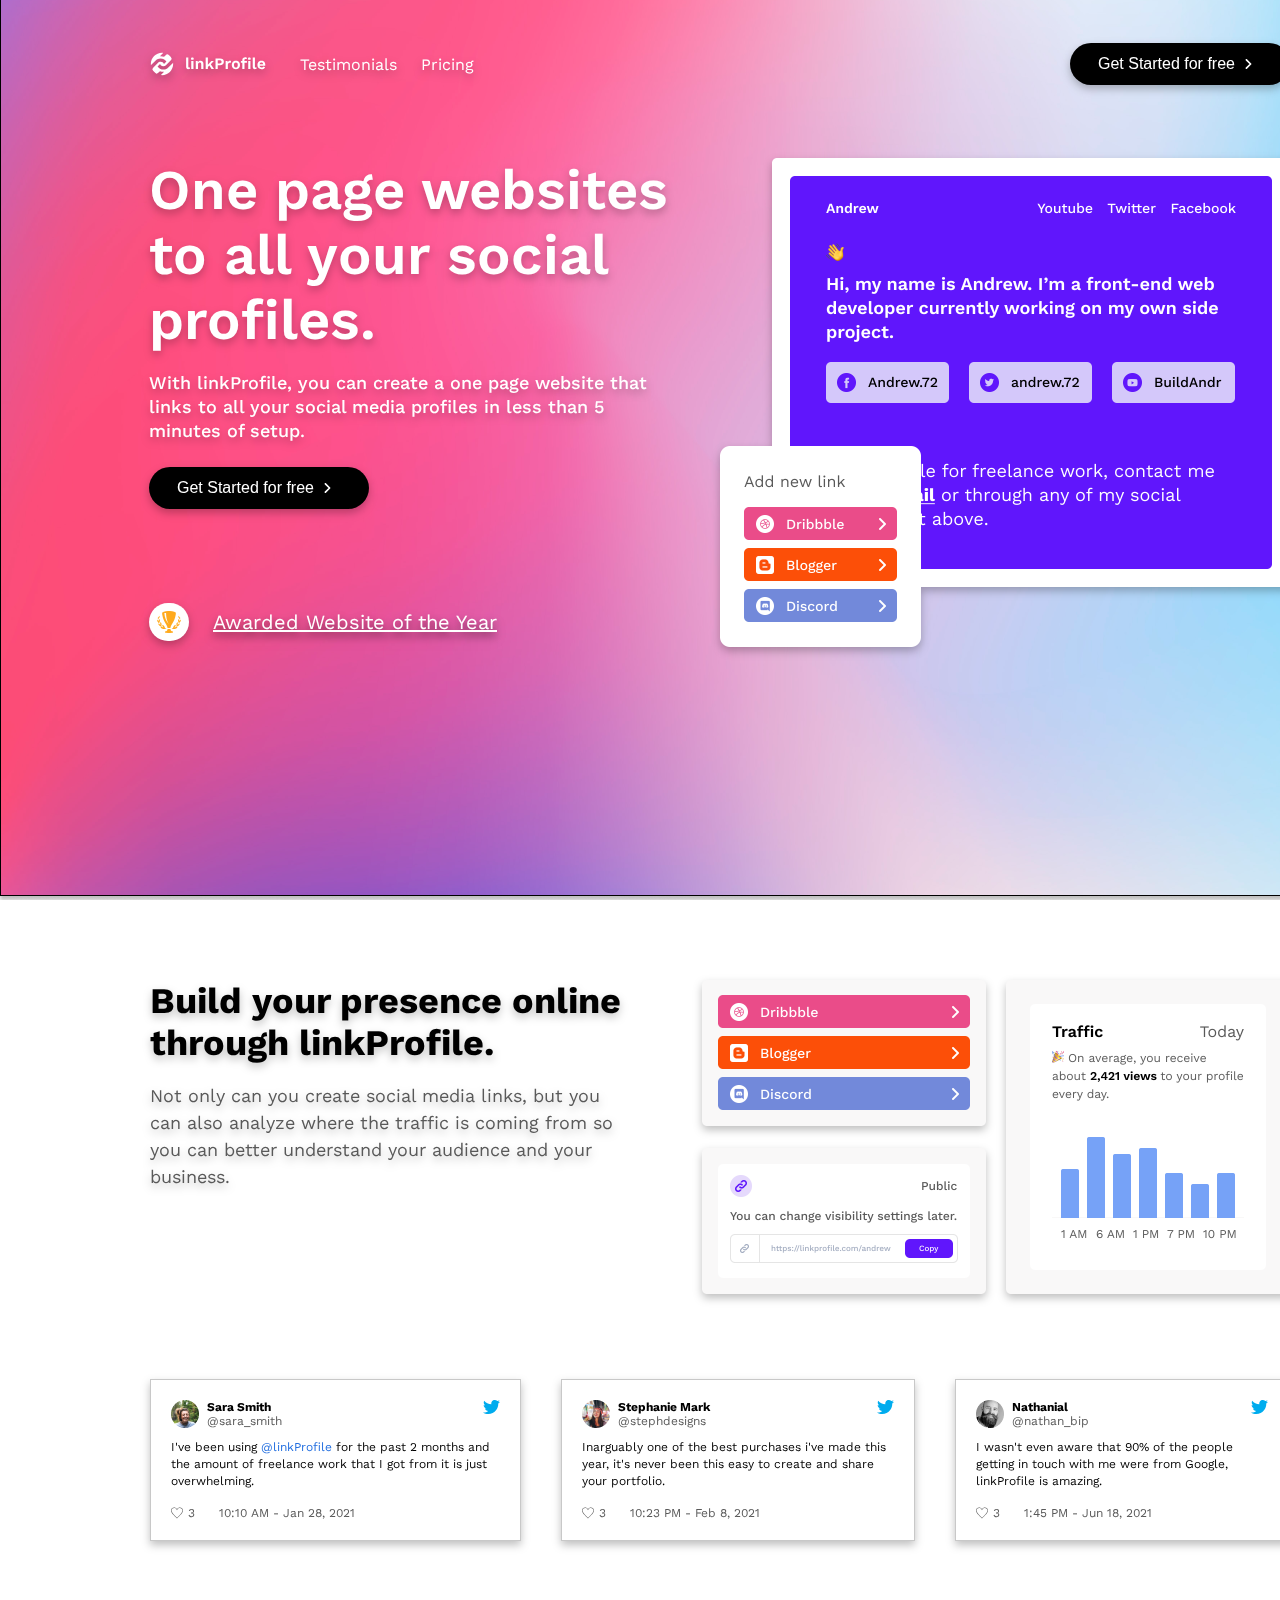
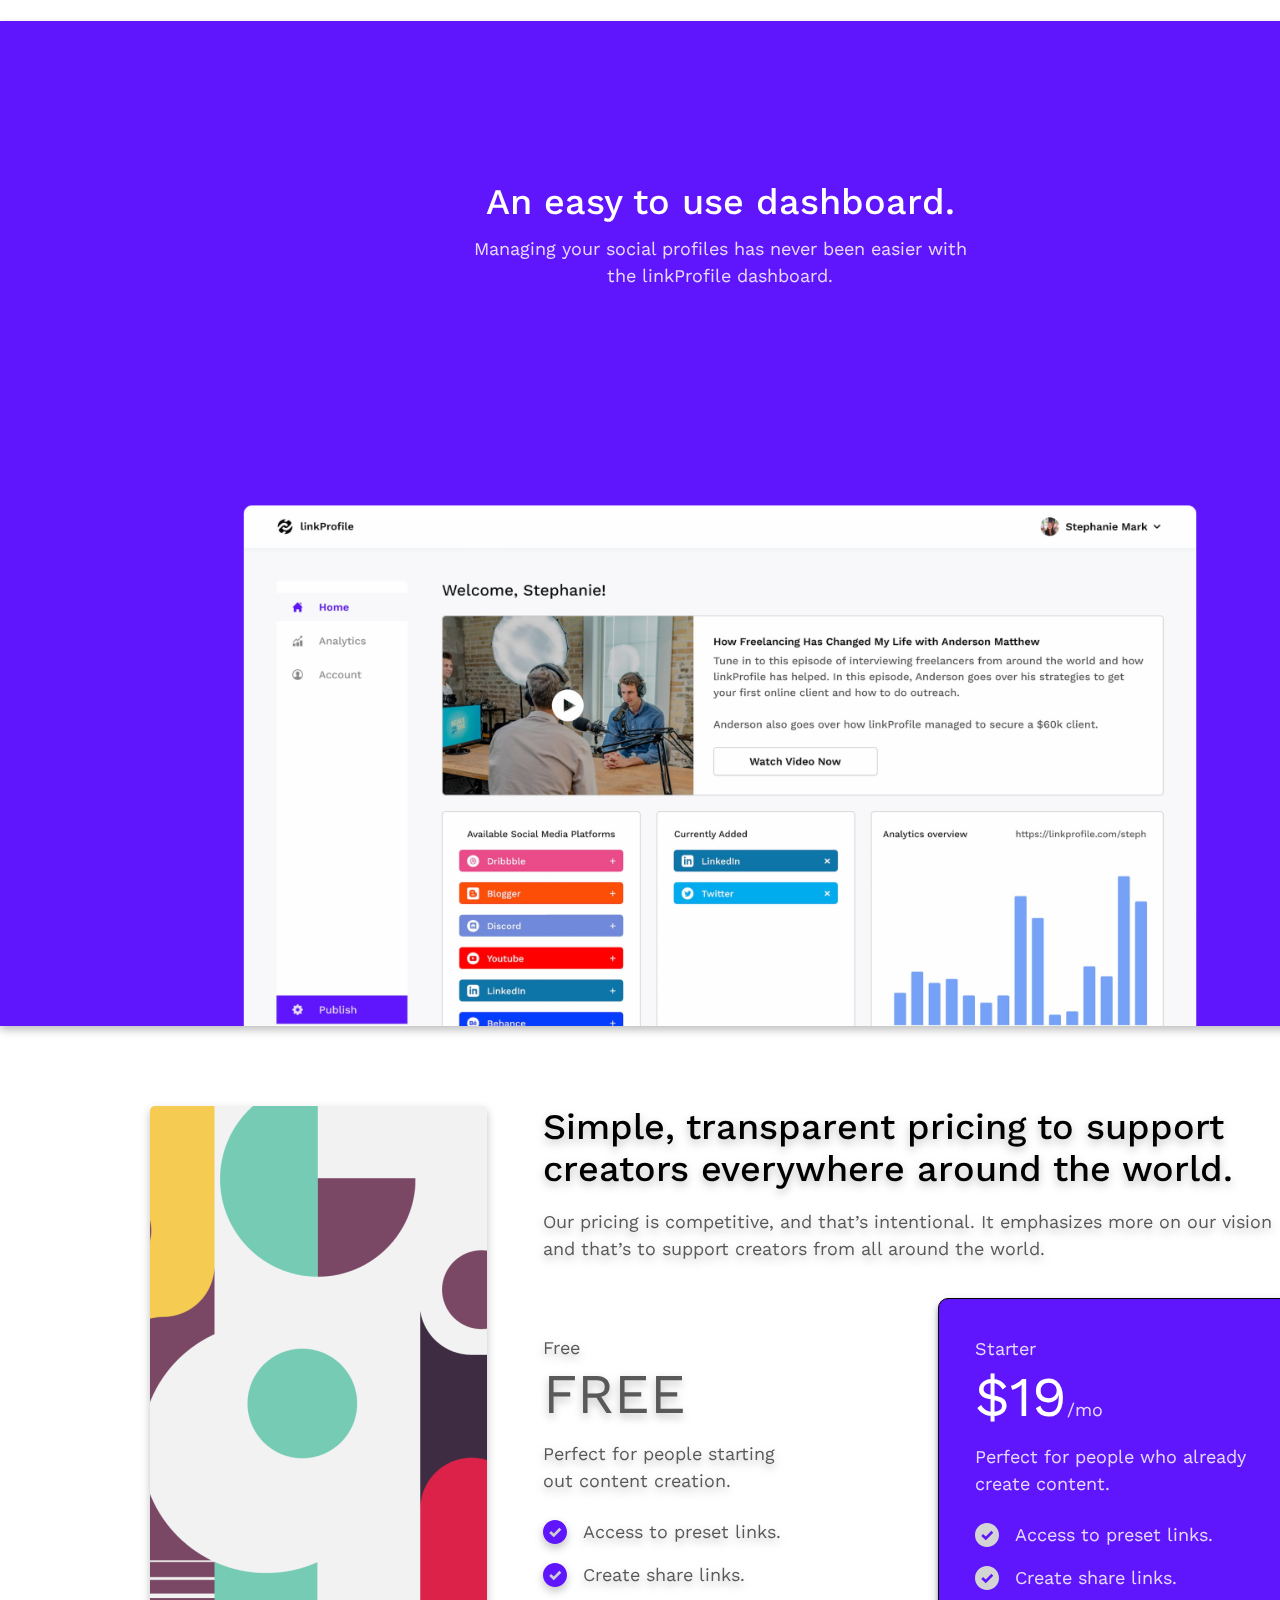
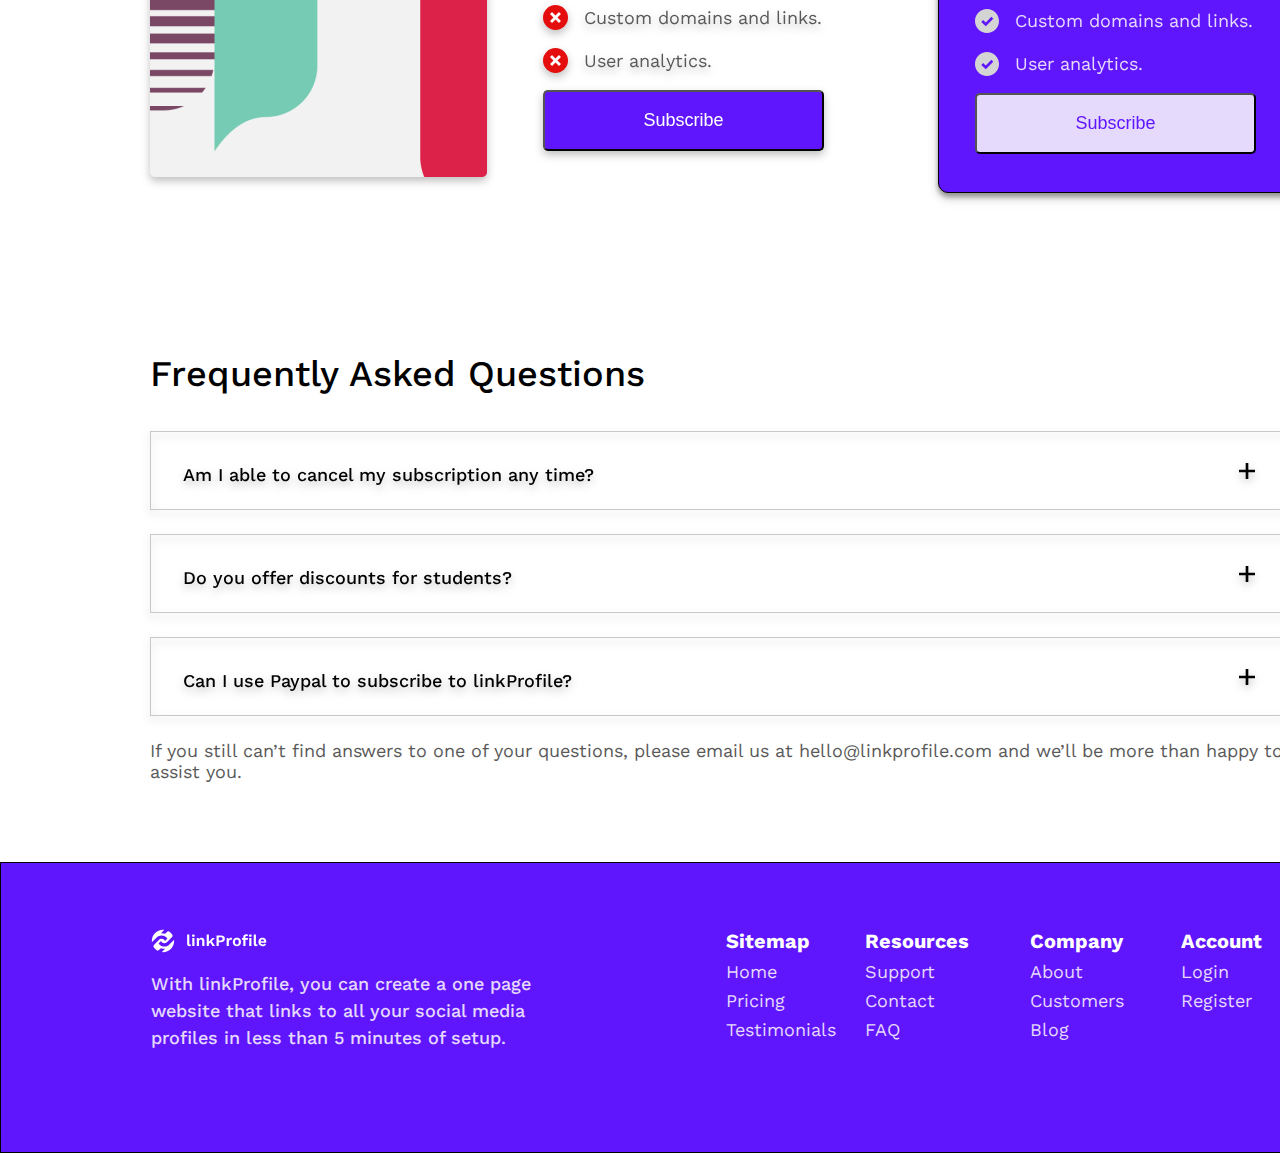
<file: index.html>
<!DOCTYPE html>
<html lang="en">
  <head>
    <meta charset="UTF-8" />
    <meta http-equiv="X-UA-Compatible" content="IE=edge" />
    <meta name="viewport" content="width=device-width, initial-scale=1.0" />
    <link rel="preconnect" href="https://fonts.googleapis.com">
    <link rel="preconnect" href="https://fonts.gstatic.com" crossorigin>
    <link href="https://fonts.googleapis.com/css2?family=Work+Sans:wght@300;400;500;700;800;900&display=swap" rel="stylesheet"> 
    <title>linkProfile</title>
    <link rel="stylesheet" href="style.css" />
    <script defer src="script.js"></script>
  </head>
  <body>
    <header class="hero-section">
      <section class="hero">
        <section class="header-nav flex">
          <div class="navbar-left flex">
            <img src="Assets/Logo-Light.svg" alt="light logo" class="light-logo-top">
            <a href="" class="links-top">Testimonials</a>
            <a href="" class="links-top">Pricing</a>
          </div>
          <div class="button flex">
            <button class="btn btn-nav"><a href="setup.html" target="_blank">Get Started for free</a><img src="Assets/arrow-right.svg" alt="arrow right-nav" class="arrow-right-nav"></button>
          </div>
        </div>
        <button class="btn-mobile-nav">
          <img src="Assets/icon-hamburger.svg" alt="hamburger-icon" class="icon-mobile-nav" id="menu-outline">
          <img src="Assets/Close.svg" alt="close-icon" class="icon-mobile-nav" id="close-outline">
      </button>
        </section>
        <section class="main-hero flex">
          <div class="left-main-hero flex">
            <h1>One page websites to all your social profiles.</h1>
            <p>With linkProfile, you can create a one page website that links to all your social media profiles in less than 5 minutes of setup.</p>
            <div class="button-hero flex">
              <button class="btn btn-hero-get"><a href="setup.html" target="_blank">Get Started for free</a><img src="Assets/arrow-right.svg" alt="arrow right" class="arrow-hero-main"></button>
            </div>
            <div class="award flex">
              <img src="Assets/award.svg" alt="award-icon" class="award-icon"> <a href="#" class="award-link">Awarded Website of the Year</a>
            </div>
          </div>
          <div class="right-main-hero flex">
            <img src="Assets/Website Mockup.png" alt="website mockup" class="website-mockup">
          </div>
        </section>
      </section>
    </header>
<!-- FEATURES -->
        <section class="features-section flex">
          <div class="features-left">
            <h2>Build your presence online through linkProfile.</h2>
            <p>Not only can you create social media links, but you can also analyze where the traffic is coming from so you can better understand your audience and your business.</p>
          </div>
          <div class="features-right">
            <img src="Assets/Feature.png" alt="features-img" class="features-img">
          </div>
        </section> 
<!-- TESTIMONIALS -->
        <section class="testimonials flex">
          <div class="testimonial-card">
            <div class="user-info flex">
              <div class="user flex">
                <img src="Assets/User Avatar 1.png" alt="user avatar 1" class="user-avatar">
                <div class="user-name">
                  <h4>Sara Smith</h4>
                  <p>@sara_smith</p>
                  
                </div>
              </div>
                <img src="Assets/Twitter-testimonial.svg" alt="twitter-icon" class="twitter-icon">
            </div>
            <p>I've been using <a href="" class="at-link">@linkProfile</a> for the past 2 months and the amount of freelance work that I got from it is just overwhelming.</p>
            <div class="date-info flex">
              <div class="heart-info flex">
                <img src="Assets/Heart.svg" alt="heart-icon" class="heart-icon"><span class="span-num">3</span>
              </div>
              <p>10:10 AM - Jan 28, 2021</p>
            </div>
          </div>
        </div>
        <div class="testimonial-card">
          <div class="user-info flex">
            <div class="user flex">
              <img src="Assets/User Avatar 2.png" alt="user avatar 2" class="user-avatar">
              <div class="user-name">
                <h4>Stephanie Mark</h4>
                <p>@stephdesigns</p>
              </div>
            </div>
              <img src="Assets/Twitter-testimonial.svg" alt="twitter-icon" class="twitter-icon">
            </div>
            <p>Inarguably one of the best purchases i've made this year, it's never been this easy to create and share your portfolio.</p>
            <div class="date-info flex">
              <div class="heart-info flex">
                <img src="Assets/Heart.svg" alt="heart-icon" class="heart-icon"><span>3</span>
              </div>
              <p>10:23 PM - Feb 8, 2021</p>
            </div>
          </div>
          <div class="testimonial-card">
            <div class="user-info flex">
              <div class="user flex">
                <img src="Assets/User Avatar 3.png" alt="user avatar 3" class="user-avatar">
                <div class="user-name">
                  <h4>Nathanial</h4>
                  <p>@nathan_bip</p>
                  
                </div>
              </div>
              <img src="Assets/Twitter-testimonial.svg" alt="twitter-icon" class="twitter-icon">
            </div>
            <p>I wasn't even aware that 90% of the people getting in touch with me were from Google, linkProfile is amazing.</p>
            <div class="date-info flex">
              <div class="heart-info flex">
                <img src="Assets/Heart.svg" alt="heart-icon" class="heart-icon"><span class="span-num">3</span>
              </div>
              <p>1:45 PM - Jun 18, 2021</p>
            </div>
           </div>
        </section>
<!-- DASHBOARD SECTION -->
        <section class="dashboard-section">
          <div class="dashboard-heading">
            <h3>An easy to use dashboard.</h3>
            <p>Managing your social profiles has never been easier with the linkProfile dashboard.</p>
          </div>
          <div class="dashboard-example">
            <div class="dashboard-img"></div>
          </div>
        </section>
<!-- PRICING SECTION -->
        <section class="pricing-section flex">
          <div class="left-pricing-section">
            <img src="Assets/Pattern.png" alt="pattern-img" class="pattern-img">
          </div>
          <div class="right-pricing-section">
            <h3>Simple, transparent pricing to support creators everywhere around the world.</h3>
            <p> Our pricing is competitive, and that’s intentional. It emphasizes more on our vision and that’s to support creators from all around the world. </p>
            <div class="pricing-cards flex">
              <div class="card card-free flex">
                <p>Free</p>
                <h4>FREE</h4>
                <p class="card-text">Perfect for people starting out content creation.</p>
                <div class="benefits flex">
                  <img src="Assets/Checkmark.svg" alt="checkmark" class="checkmark-icon">
                  <p>Access to preset links.</p>
                </div>
                <div class="benefits flex">
                  <img src="Assets/Checkmark.svg" alt="checkmark" class="checkmark-icon">
                  <p>Create share links.</p>
                </div>
                <div class="benefits flex">
                  <img src="Assets/Close.svg" alt="close" id="clip0" class="close-icon">
                  <p>Custom domains and links.</p>
                </div>
                <div class="benefits flex">
                  <img src="Assets/Close.svg" alt="close-icon" id="clip0" class="close-icon">
                  <p>User analytics.</p>
                </div>
              <button class="btn-price btn-free">Subscribe</button>
            </div>
            <div class="card card-starter flex">
                <p class="starter-p">Starter</p>
                <h4>$19<span class="month">/mo</span></h4>
                <p class="card-text">Perfect for people who already create content.</p>
                <div class="benefits flex">
                  <img src="Assets/Checkmark.svg" alt="checkmark" class="checkmark-icon-starter">
                  <p>Access to preset links.</p>
                </div>
                <div class="benefits flex">
                  <img src="Assets/Checkmark.svg" alt="checkmark" class="checkmark-icon-starter">
                  <p>Create share links.</p>
                </div>
                <div class="benefits flex">
                  <img src="Assets/Checkmark.svg" alt="checkmark" class="checkmark-icon-starter">
                  <p>Custom domains and links.</p>
                </div></p>
                <div class="benefits flex">
                  <img src="Assets/Checkmark.svg" alt="checkmark" class="checkmark-icon-starter">
                  <p>User analytics.</p>
                </div>
              <button class="btn-price btn-starter">Subscribe</button>
            </div>
          </section>
<!-- FAQ SECTION -->
  <section class="faq-section">
    <h3 class="faq-heading">Frequently Asked Questions</h3>
    <article class="question ">
      <div class="question-title">
        <div class="question-text flex">
        <h4>Am I able to cancel my subscription any time?</h4>
        <img src="Assets/Plus.svg" alt="plus-icon" class="plus-icon">
        <img src="Assets/Minus.svg" alt="minus-icon" class="minus-icon">
      </div>
        <p class="answer-text">Yes, you are able to cancel your subscription by emailing at hello@linkprofile.com and we will get back to you within 24 hours.</p>
      </div>
    </article>
    <article class="question">
      <div class="question-title">
         <div class="question-text flex">
        <h4>Do you offer discounts for students?</h4>
        <img src="Assets/Plus.svg" alt="plus-icon" class="plus-icon">
        <img src="Assets/Minus.svg" alt="minus-icon" class="minus-icon">
      </div>
        <p class="answer-text ">Absolutely! Our whole vision revolves around enabling creators everywhere, if you are a student, please send any official proof of your enrollment to hello@linkprofile.com and we'll give you one full year of linkProfile.</p>
      </div>
    </article>
    <article class="question">
      <div class="question-title">
         <div class="question-text flex">
        <h4 >Can I use Paypal to subscribe to linkProfile?</h4>
        <img src="Assets/Plus.svg" alt="plus-icon" class="plus-icon">
        <img src="Assets/Minus.svg" alt="minus-icon" class="minus-icon">
      </div>
        <p class="answer-text">Yes! We support all major Credit Card companies as well as Paypal, Apple Pay, Google Pay, and other payment methods. You'll find all the supported methods in our checkout page.</p>
      </div>
    </article>
    <p class="further-help">If you still can’t find answers to one of your questions, please email us at hello@linkprofile.com and we’ll be more than happy to assist you.</p>
  </section>
<!-- FOOTER SECTION -->
  <footer class="footer-section">
    <section class="section-footer-links">
        <div class="bottom-links flex">
          <div class="logo-info">
            <div class="logo-img">
              <img src="Assets/Logo-Light.svg" alt="logo light">
            </div>
            <p class="company-logo-text">
            With linkProfile, you can create a one page website that links to all your social media profiles in less than 5 minutes of setup.
            </p>
          </div>
          <div class="links flex">
            <div class="links-bottom flex">
              <div class="sitemap">
                <h3>Sitemap</h3>
                <a class="btn-links" href="index.html">Home</a>
                <a class="btn-links" href="#">Pricing</a>
                <a class="btn-links" href="#">Testimonials</a>
              </div>
              <div class="resources">
                <h3>Resources</h3>
                <a class="btn-links" href="#">Support</a>
                <a class="btn-links" href="#">Contact</a>
                <a class="btn-links" href="#">FAQ</a>
              </div>
            </div>
            <div class="links-bottom flex">
              <div class="company">
                <h3>Company</h3>
                <a class="btn-links" href="#">About</a>
                <a class="btn-links" href="#">Customers</a>
                <a class="btn-links" href="#">Blog</a>
              </div>
              <div class="account">
                <h3>Account</h3>
                <a class="btn-links" href="#">Login</a>
                <a class="btn-links" href="#">Register</a>
                <a class="btn-links" href="#">&nbsp;</a>
              </div>
            </div>
          </div>
        </div>
      </section>
    </footer>
  </main>
  </body>
</html>
</file>
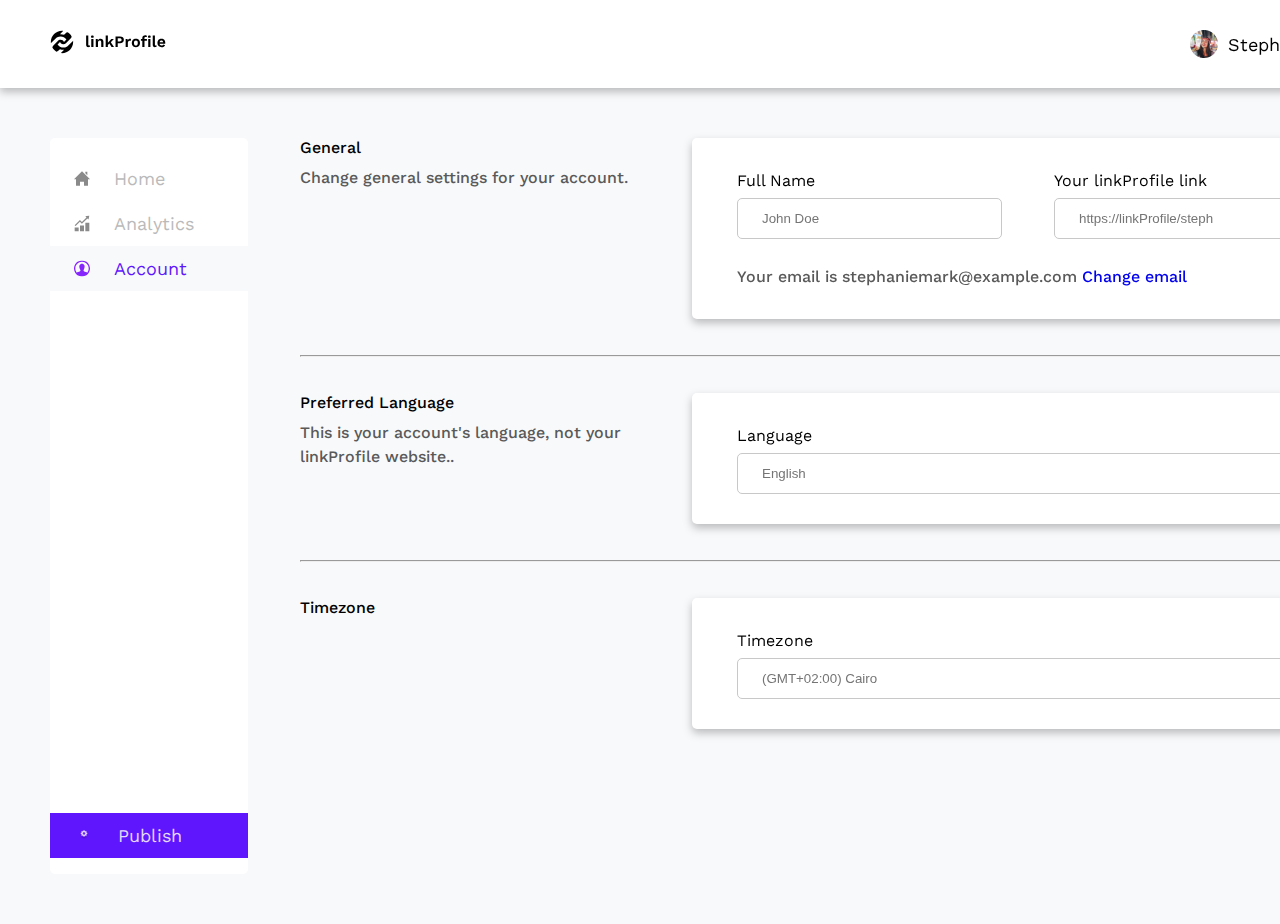
<file: account.html>
<!DOCTYPE html>
<html lang="en">
  <head>
    <meta charset="UTF-8" />
    <meta http-equiv="X-UA-Compatible" content="IE=edge" />
    <meta name="viewport" content="width=device-width, initial-scale=1.0" />
    <link rel="preconnect" href="https://fonts.googleapis.com">
    <link rel="preconnect" href="https://fonts.gstatic.com" crossorigin>
    <link href="https://fonts.googleapis.com/css2?family=Work+Sans:wght@300;400;500;600;700;800;900&display=swap" rel="stylesheet"> 
    <title>linkProfile - Dashboard</title>
    <link rel="stylesheet" href="style-dashboard.css" />
    <script defer src="script.js"></script>
  </head>
  <body>
    <nav class="navbar flex">
      <a href="index.html"><img src="Assets/Logo-Dark.svg" alt="logo-dark" class="logo-dark"></a>
      <div class="user-info flex">
        <img src="Assets/User Avatar 2.png" alt="user avatar 2" class="user-avatar-2">
        <p>Stephanie Mark</p>
        <img src="Assets/Arrow-down.svg" alt="arrow-down-img" class="arrow-down-img">
      </div>
    </nav>
    <main class="main-section flex">
      <section class="sidebar sidebar-account flex">
        <div class="top-links">
          <div class="link home-link flex">
            <img src="Assets/Home.svg" alt="home-icon" class="home-icon">
            <a href="dashboard.html">Home</a>
          </div>
           <div class="link flex">
            <img src="Assets/Chart.svg" alt="chart-icon" class="chart-icon">
            <a href="analytics.html">Analytics</a>
          </div>
           <div class="link active flex">
            <img src="Assets/Account Icon.svg" alt="account-icon" class="account-icon">
            <a href="account.html">Account</a>
          </div>
        </div>
        <div class="bottom-link">
           <div class="link publish flex">
            <img src="Assets/Settings.png" alt="settings-icon" class="settings-icon">
            <p>Publish</p>
          </div>
        </div>
      </section>
      <section class="main-account-section">
        <div class="main-account flex">
          <div class="main-account-left">
            <h4>General</h4>
            <p>Change general settings for your account.</p>
          </div>
          <div class="main-account-right">
            <div class="name-link flex" >
            <div class="full-name">
              <h4>Full Name</h4>
              <input type="text" placeholder="John Doe" class="full-name-input">
            </div>
            <div class="linkprofile-link">
              <h4>Your linkProfile link</h4>
              <input type="text" placeholder="https://linkProfile/steph" class="full-name-input">
            </div>
          </div>
            <p class="mail-text">Your email is stephaniemark@example.com <a href="#">Change email</a></p>
          </div>
        </div>
        <hr class="hr-line-account">
<div class="main-account flex">
          <div class="main-account-left">
            <h4>Preferred Language</h4>
            <p>This is your account's language, not your linkProfile website..</p>
          </div>
          <div class="main-account-right">
            <div class="language">
              <h4>Language</h4>
              <div class="input-language flex">
              <input type="text" placeholder="English" class="timezone-input"><img src="Assets/Arrow-down.svg" alt="down arrow icon" class="down-arrow-icon-language">
            </div>
          </div>
        </div>
      </div>
      <hr class="hr-line-account">
        <div class="main-account flex">
          <div class="main-account-left">
            <h4>Timezone</h4>
          </div>
          <div class="main-account-right">
            <div class="timezone-info">
              <h4>Timezone</h4>
              <div class="input-timezone flex">
              <input type="text" placeholder="(GMT+02:00) Cairo" class="timezone-input"><img src="Assets/Arrow-down.svg" alt="down arrow icon" class="down-arrow-icon">
            </div>
          </div>
        </div>
      </div>
    </section>
  </main>
  </body>
</html>
</file>
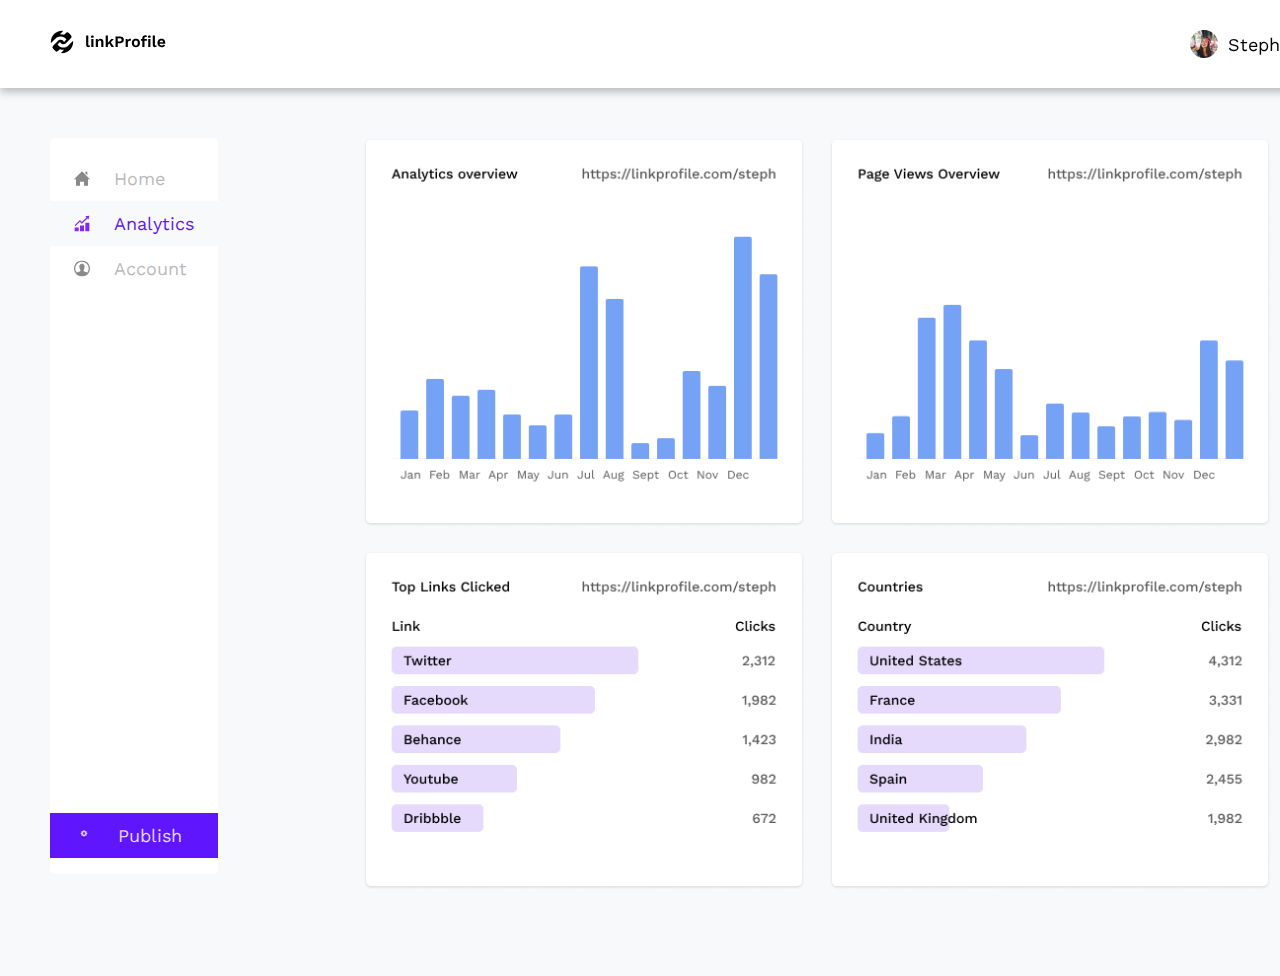
<file: analytics.html>
<!DOCTYPE html>
<html lang="en">
  <head>
    <meta charset="UTF-8" />
    <meta http-equiv="X-UA-Compatible" content="IE=edge" />
    <meta name="viewport" content="width=device-width, initial-scale=1.0" />
    <link rel="preconnect" href="https://fonts.googleapis.com">
    <link rel="preconnect" href="https://fonts.gstatic.com" crossorigin>
    <link href="https://fonts.googleapis.com/css2?family=Work+Sans:wght@300;400;500;600;700;800;900&display=swap" rel="stylesheet"> 
    <title>linkProfile - Dashboard</title>
    <link rel="stylesheet" href="style-dashboard.css" />
    <script defer src="script.js"></script>
  </head>
  <body>
    <nav class="navbar flex">
      <a href="index.html"><img src="Assets/Logo-Dark.svg" alt="logo-dark" class="logo-dark"></a>
      <div class="user-info flex">
        <img src="Assets/User Avatar 2.png" alt="user avatar 2" class="user-avatar-2">
        <p>Stephanie Mark</p>
        <img src="Assets/Arrow-down.svg" alt="arrow-down-img" class="arrow-down-img">

      </div>
    </nav>
    <main class="main-section flex">
      <section class="sidebar flex">
        <div class="top-links">
          <div class="link home-link flex">
            <img src="Assets/Home.svg" alt="home-icon" class="home-icon">
            <a href="dashboard.html">Home</a>
          </div>
           <div class="link active flex">
            <img src="Assets/Chart.svg" alt="chart-icon" class="chart-icon">
            <a href="analytics.html">Analytics</a>
          </div>
           <div class="link flex">
            <img src="Assets/Account Icon.svg" alt="account-icon" class="account-icon">
            <a href="account.html">Account</a>
          </div>

        </div>
        <div class="bottom-link">
           <div class="link publish flex">
            <img src="Assets/Settings.png" alt="settings-icon" class="settings-icon">
            <p>Publish</p>
          </div>
        </div>
      </section>
      <section class="main-analytics-section flex">
        <img src="Assets/Analytics Overview.png" alt="analytics-overview-img" class="analytics-images">
        <img src="Assets/Page Views Overview.png" alt="page view-overview-img" class="analytics-images">
        <img src="Assets/Top Links Clicked.png" alt="Top links-overview-img" class="analytics-images">
        <img src="Assets/Countries.png" alt="countries-img" class="analytics-images">
      </section>
    </main>
  </body>
</html>
</file>
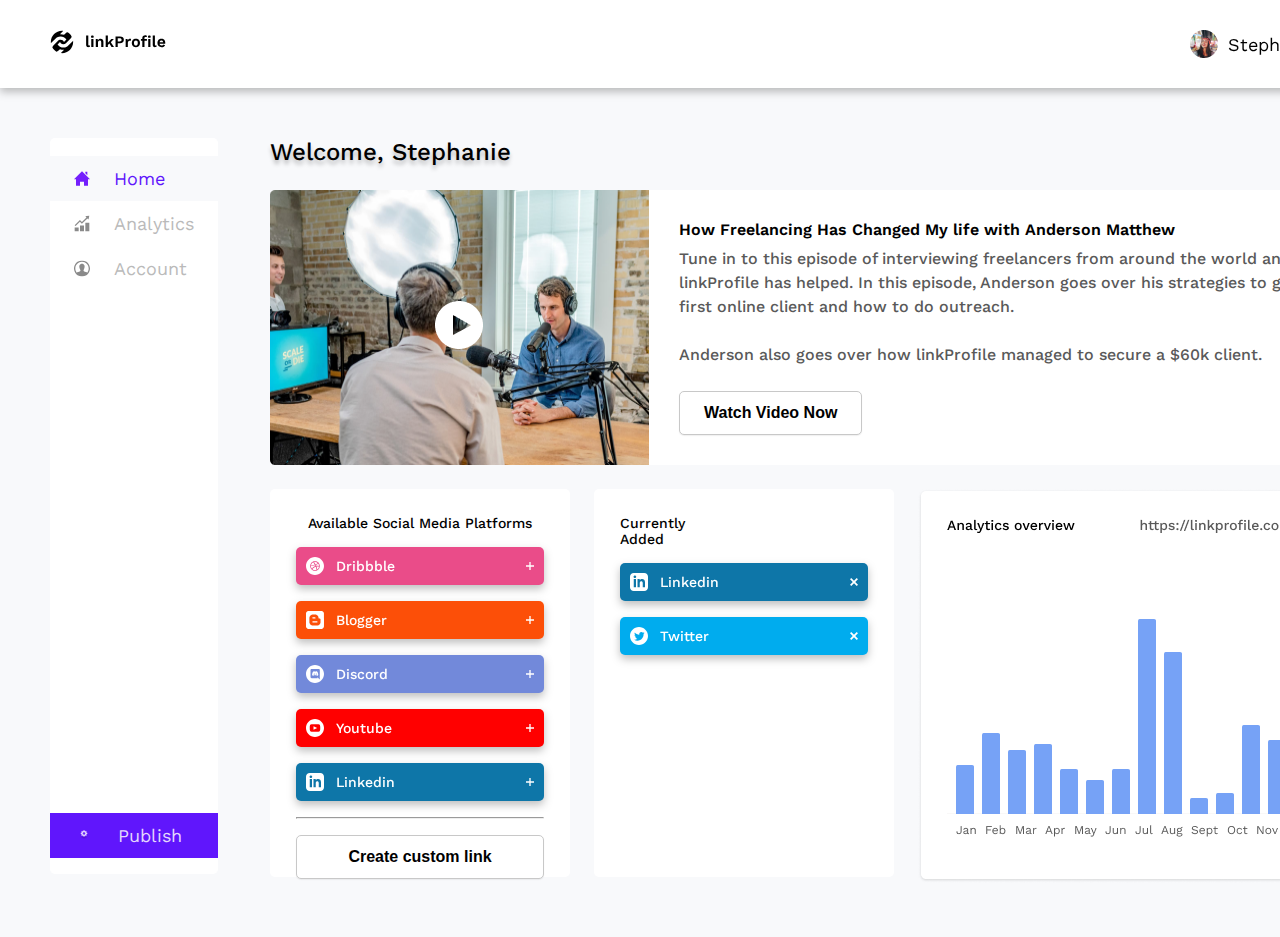
<file: dashboard.html>
<!DOCTYPE html>
<html lang="en">
  <head>
    <meta charset="UTF-8" />
    <meta http-equiv="X-UA-Compatible" content="IE=edge" />
    <meta name="viewport" content="width=device-width, initial-scale=1.0" />
    <link rel="preconnect" href="https://fonts.googleapis.com">
    <link rel="preconnect" href="https://fonts.gstatic.com" crossorigin>
    <link href="https://fonts.googleapis.com/css2?family=Work+Sans:wght@300;400;500;600;700;800;900&display=swap" rel="stylesheet"> 
    <title>linkProfile - Dashboard</title>
    <link rel="stylesheet" href="style-dashboard.css" />
    <script defer src="script.js"></script>
  </head>
  <body>
    <nav class="navbar flex">
      <a href="index.html"><img src="Assets/Logo-Dark.svg" alt="logo-dark" class="logo-dark"></a>
      <div class="user-info flex">
        <img src="Assets/User Avatar 2.png" alt="user avatar 2" class="user-avatar-2">
        <p>Stephanie Mark</p>
        <img src="Assets/Arrow-down.svg" alt="arrow-down-img" class="arrow-down-img">

      </div>
    </nav>
    <main class="main-section flex">
      <section class="sidebar flex">
        <!-- <div class="all-links flex"> -->
        <div class="top-links">
          <div class="link home-link active flex">
            <img src="Assets/Home.svg" alt="home-icon" class="home-icon">
            <a href="dashboard.html">Home</a>
          </div>
           <div class="link flex">
            <img src="Assets/Chart.svg" alt="chart-icon" class="chart-icon">
            <a href="analytics.html">Analytics</a>
          </div>
           <div class="link flex">
            <img src="Assets/Account Icon.svg" alt="account-icon" class="account-icon">
            <a href="account.html">Account</a>
          </div>

        </div>
        <div class="bottom-link">
           <div class="link publish flex">
            <img src="Assets/Settings.png" alt="settings-icon" class="settings-icon">
            <p>Publish</p>
          </div>
        </div>
     <!--  </div> -->
      </section>
      <section class="hero-section">
        <h1>Welcome, Stephanie</h1>
        <div class="video-insert flex">
          <img src="Assets/Video-dashboard.png" alt="video clip" class="video-clip">
          <img src="Assets/play.png" alt="play button on video" class="play-btn">
          <div class="video-text-content">
            <h2>How Freelancing Has Changed My life with Anderson Matthew</h2>
            <p>Tune in to this episode of interviewing freelancers from around the world and how linkProfile has helped. In this episode, Anderson goes over his strategies to get your first online client and how to do outreach.</p>
            <p class="extra-text">Anderson also goes over how linkProfile managed to secure a $60k client.</p>
            <button class="btn video-btn">Watch Video Now</button>
          </div>
        </div>
        <div class="social-media-section flex">
          <div class="available-platforms">
            <h3>Available Social Media Platforms</h3>
            <div class="media-platforms">
            <div class="platform dribbble flex">
              <div class="platform-name flex">
                <img src="Assets/Dribbble.svg" alt="dribbble-icon" class="platform-icon">
                <p>Dribbble</p>
              </div>
              <img src="Assets/Plus.svg" alt="plus-icon" class="plus-icon">
            </div>
          </div>

            <div class="platform blogger flex">
              <div class="platform-name flex">
                <img src="Assets/Blogger.svg" alt="blogger-icon" class="platform-icon">
                <p>Blogger</p>
              </div>
              <img src="Assets/Plus.svg" alt="plus-icon" class="plus-icon">
            </div>

            <div class="platform discord flex">
              <div class="platform-name flex">
                <img src="Assets/Discord.svg" alt="discord-icon" class="platform-icon">
                <p>Discord</p>
              </div>
              <img src="Assets/Plus.svg" alt="plus-icon" class="plus-icon">
            </div>

            <div class="platform youtube flex">
              <div class="platform-name flex">
                <img src="Assets/Youtube.svg" alt="youtube-icon" class="platform-icon">
                <p>Youtube</p>
              </div>
              <img src="Assets/Plus.svg" alt="plus-icon" class="plus-icon">
            </div>

            <div class="platform linkedin flex">
              <div class="platform-name flex">
                <img src="Assets/LinkedIn.svg" alt="linkedin-icon" class="platform-icon">
                <p>Linkedin</p>
              </div>
              <img src="Assets/Plus.svg" alt="plus-icon" class="plus-icon">
            </div>
            <hr class="hr-line">
            <button class="btn btn-create">Create custom link</button>
          </div>

          <div class="currently-added">
            
            <div class="currently-added-platforms">
              <h3>Currently Added</h3>
              <div class="curr-platform">
              <div class="platform linkedin flex">
                <div class="platform-name flex">
                  <img src="Assets/LinkedIn.svg" alt="linkedin-icon" class="platform-icon">
                  <p>Linkedin</p>
                </div>
                <img src="Assets/Close.svg" alt="close-icon" class="close-icon">
              </div>
            </div>

              <div class="platform twitter flex">
                <div class="platform-name flex">
                  <img src="Assets/Twitter.svg" alt="twitter-icon" class="platform-icon">
                  <p>Twitter</p>
                </div>
                <img src="Assets/Close.svg" alt="close-icon" class="close-icon">
              </div>

            </div>

          </div>

          <div class="analytics-overview">
            <img src="Assets/Analytics Overview.png" alt="analytics-overview-img" class="analytics-overview-img">
          </div>
        </div>
      </section>
      <section id="myModal" class="modal">
        <div class="modal-heading flex">
          <h4>Create a custom social media link</h4>
          
          <img src="Assets/Close.svg" alt="close-icon" class="close-icon-modal">
        </div>
        <form>
          <label>Social Media Name</label><br>
          <input type="text" placeholder="i.e Behance" class="input-media-name"><br>
          <label>Color</label><br>
          <input type="text" placeholder="i.e #0533ef" class="bgColor"><br>
          <label>Link</label><br>
          <input type="text" placeholder="i.e https://behance.net" class="link-address"><br>
          <label>Icon Link</label><br>
          <input type="text" placeholder="i.e https://cdn.com/behance.svg" class="iconLink" alt="missing"><br>
          <button id="create-link" class="btn btn-custom-link">Add Custom Link</button>


        </form>

      </section>




    </main>


  </body>
  </html>
</file>
<file: style.css>
* {
	margin: 0;
	padding: 0;
	border-box: box-sizing;
}
body {
	font-family: 'Work Sans', sans-serif;
	width: 1440px;
	font-size: 20px;
}
.flex {
	display: flex;
}
/***HERO-SECTION*****/
.hero-section {
	width: 1440px;
	height: 900px;
	background-image: url("./Assets/Background.png");
	background-size: cover;
	background-position: center;
}
.hero {
	padding: 40px 150px 206px 149px;
	filter: drop-shadow(0px 4px 4px rgba(0, 0, 0, 0.25));
	position: relative;
}
.background-img {
	width: 100%;
}
.header-nav {
	position: absolute;
	width: 1140.14px;
	height: 48px;
	left: 149.86px;
	top: 40px;
	align-items: center;
	justify-content: space-between;
}
.links-top {
	font-size: 16px;
	font-weight: 400;
	color: #fff;
	text-decoration: none;
	margin-right: 24px;
}
.light-logo-top {
	margin-right: 34px;
}
.navbar-left {
	align-items: center;
	justify-content: space-between;
}
.btn {
	font-size: 16px;
	border:  none;
	padding: 12px 24px;
	color: #fff;
	background-color: #000;
	border-radius: 30px;
	cursor: pointer;
}
.btn a {
	text-decoration: none;
	color: #fff;
}
.button-hero {
	display: flex;
	flex-direction: row;
	align-items: center;
	margin-bottom: 94px;
}
.btn-nav {
	width: 220px;
}
.arrow-right-nav {
	width: 15px;
	height: 10px;
	margin: 0px 6px;
}

/*MOBILE NAV*/
.btn-mobile-nav {
	border: none;
	background-color: transparent;
	float: right;
	display: none;
}
.icon-mobile-nav {
	width: 2rem;
	height: 2rem;
}
.icon-mobile-nav[id="close-outline"]{
	display: none;
}
/****MAIN-HERO-SECTION***/
.main-hero {
	padding: 118px 0px 207px 0px;
	gap: 50px;
}
.left-main-hero {
	flex-direction: column;
	width: 524px;
}
.left-main-hero h1 {
	font-size: 56px;
	color: #fff;
	font-weight: 600;
	line-height: 65px;
	margin-bottom: 18px;
}
.left-main-hero p {
	font-size: 18px;
	font-weight: 500;
	line-height: 24px;
	color:  #fff;
	margin-bottom: 24px;
}
.button-hero {
	flex-direction: row;
	align-items: center;
	margin-bottom: 94px;
}
.btn-hero-get {
	width: 220px;
}
.arrow-hero-main {
	width: 15px;
	height: 10px;
	margin: 0px 6px;
}
.award {
	gap:  24px;
	align-items: center;
}
.award-icon {
	padding: 8px;
	background-color: #fff;
	border-radius: 99px;
}
.award-link {
	color: #fff;
	filter: drop-shadow(0px 4px 4px rgba(0, 0, 0, 0.25));
}
/***MAIN-HERO-RIGHT SIDE***/
.right-main-hero {
	width: 574px;
	justify-content: flex-end;
}
.website-mockup {
	width: 100%;
}

/***FEATURES SECTION*****/
.features-section {
	padding: 80px 150px;
	gap:  73px;
	filter: drop-shadow(0px 4px 4px rgba(0, 0, 0, 0.25));
}
.features-left h2 {
	font-size: 36px;
	color:  #000;
	font-weight: 700;
	line-height: 42.23px;
	width: 479px;
	margin-bottom: 18px;
}
.features-left p {
	font-size: 18px;
	font-weight: 400;
	color: #595959;
	line-height: 27px;
}
.features-img {
	width: 100%;
}


/***TESTIMONIAL SECTION****/
.testimonials {
	gap:  40px;
	padding: 0px 151px 80px 150px;
}
.testimonial-card {
	border: 1px solid #c8c8c8;
	padding: 20px;
	background-color: #fff;
	filter: drop-shadow(0px 4px 4px rgba(0, 0, 0, 0.25));
}
.user-info {
	margin-bottom: 11px;
	align-items: start;
	justify-content: space-between;
}
.user-avatar {
	width: 28px;
	height: 28px;
}
.user {
	gap:  8px;
	align-items: start;
}
.user h4 {
	font-size: 12px;
	font-weight: 700;
	color: #000;
}
.user p {
	font-size: 12px;
	font-weight: 400;
	color: #595959;
}
.testimonial-card > p {
	font-size: 12px;
	font-weight: 400;
	line-height: 17px;
	margin-bottom: 16px;
}
.at-link {
	text-decoration: none;
	color: #226edf;
}
.date-info {
	align-items: start;
	gap: 24px;
}
.heart-info {
	gap:  5px;
	align-items: center;
}
.heart-info span {
	font-size: 12px;
	font-weight: 400;
	color: #595959;
}
.date-info p {
	font-size: 12px;
	font-weight: 400;
	color: #595959;
}

/***DASHBOARD SECTION****/
.dashboard-section {
	filter: drop-shadow(0px 4px 4px rgba(0, 0, 0, 0.25));
	background-color: #6016fc;
	height: 1005px;
}
.dashboard-heading {
	padding: 80px 0 0 0;
	text-align: center;
}
.dashboard-heading h3 {
	color: #fff;
	margin-top: 80px;
	margin-bottom: 12px;
	font-size: 36px;
	font-weight: 500;
}
.dashboard-heading p {
	color: #e5d9fc;
	font-size: 18px;
	font-weight: 400;
	line-height: 27px;
	width: 35%;
	margin: 0 auto;
}
.dashboard-example {
	border-radius: 10px;
	padding: 0 150px ;
	
}
.dashboard-img {
	background-image: url(./Assets/Dashboard-Desktop.png);
	width: 1140px;
	height: 737px;
	background-size: cover;
	background-position: center;
}

/****PRICING SECTION*****/
.pricing-section {
	padding: 80px 150px;
	gap:  56px;
	filter: drop-shadow(0px 4px 4px rgba(0, 0, 0, 0.25));
}
.pattern-img {
	width: 100%;
}
.right-pricing-section h3 {
	font-size: 36px;
	font-weight: 500;
	line-height: 42.23px;
	color: #000;
	margin-bottom: 18px;
}
.right-pricing-section > p {
	font-size: 18px;
	font-weight: 400;
	line-height: 27px;
	color: #595959;
	margin-bottom: 36px;
}
.pricing-cards {
	width: 747px;
}
.card {
	flex-direction: column;
}
.card-text {
	margin-bottom: 24px;
}
.btn-price {
	background-color: #6016fc;
	color: #fff;
	padding: 18px 24px 18px 24px;
	border-radius: 5px;
	width: 281px;
	font-size: 18px;
	font-weight: 500;
}
/*CARD-FREE*/
.card-free {
	padding-top: 36px;
	width: 282px;
	padding-right: 113px;
}
.card-free h4 {
	font-size: 56px;
	font-weight: 400;
	color: #595959;
	margin-bottom: 13px;
}
.card-free p {
	color: #595959;
	font-size: 18px;
	line-height: 27px;
	width: 260px;
}
/*CARD-STARTER*/
.card-starter {
	padding: 36px 36px 38px 36px;
	background-color: #6016fc;
	border-radius: 10px;
	border: 1px solid #000;
	box-shadow: 0px 4px 4px rgba(0, 0, 0, 0.25);
	width: 353px;
}
.starter-p {
	margin-bottom: 2px;
}
.card-starter h4 {
	font-size: 56px;
	font-weight: 400;
	color: #fff;
	margin-bottom: 13px;
}
.month {
	font-size: 18px;
	font-weight: 400;
	color:  #e5d9fc;
}
.card-starter p {
	color: #e5d9fc;
	font-size: 18px;
	line-height: 27px;
}
.benefits {
	gap:  16px;
	align-items: center;
	margin-bottom: 16px;
}
#clip0 {
	background-color: #e40e0e;
	padding: 6px;
	border-radius: 99px;
}
.checkmark-icon-starter  {
	filter: invert(96%) sepia(4%) saturate(0%) hue-rotate(15deg) brightness(106%) contrast(106%);
}
.btn-starter {
	background-color: #e5d9fc;
	color: #6016fc;
}
/****FAQ SECTION*****/
.faq-section {
	padding: 80px 150px;
}
.faq-heading {
	font-size: 36px;
	font-weight: 500;
	color: #000;
	margin-bottom: 36px;
}
.question {
	filter: drop-shadow(0px 4px 4px rgba(0, 0, 0, 0.25));
	border: 1px solid #c8c8c8;
	margin-bottom: 24px;
}
.question-text {
	align-items: center;
	justify-content: space-between;
}
.question-text h4 {
	font-size: 18px;
	color: #000;
	font-weight: 500;
	padding: 32px 32px 24px 32px;
	cursor: pointer;
}
.question-text h4:hover {
	color: #6016fc;
}
.answer-text {
	font-size: 18px;
	font-weight: 400;
	line-height: 27px;
	color: #595959;
	padding: 0 32px 32px 32px;
	display: none;
}
.show-text .question-text h4 {
	color: #6016fc;
}
.show-text .answer-text {
	display: block;
}
.show-text .minus-icon {
	display: block;
}
.show-text .plus-icon {
	display: none;
}
.plus-icon {
	cursor: pointer;
	padding-right: 34px;
}
.minus-icon {
	display: none;
	cursor: pointer;
	padding-right: 34px;
}
.further-help {
	color: #595959;
	font-size: 18px;
	font-weight: 400;
}

/***FOOTER SECTION****/
.section-footer-links {
	padding: 66px 177px 101px 150px;
	background-color: #6016fc;
	border: 1px solid #000;
	box-shadow: 0px 4px 4px rgba(0, 0, 0, 0.25);
}
.company-logo-text {
	color: #e5d9fc;
	line-height: 27px;
	font-weight: 500;
	font-size: 18px;
	padding: 12px 166px 0px 0px;
}
.section-footer-links h3 {
	color: #fff;
	font-size: 20px;
	font-weight: 700;
	margin-bottom: 8px;
}
.sitemap h3 {
	padding-right: 55px;
}
.resources h3 {
	padding-right: 61px;
}
.company h3 {
	padding-right: 58px;
}
.btn-links  {
	display: block;
	color: #e5d9fc;
	margin-bottom: 8px;
	text-decoration: none;
	font-size: 18px;
	font-weight: 400;
}

@media only screen and (max-width: 768px){
	body {
		width: 768px;
	}
	.hero-section {
		width: 768px;
		height: 1250px;
	}
	.header-nav {
		width: 687.14px;
		left: 20px;
	}
	.hero {
		padding: 0;
	}
	.right-main-hero {
		padding: 87px 44px 42px 99px;
	}
	.main-hero {
		flex-direction: column-reverse;
	}
	.left-main-hero {
		width: 688px;
		padding: 0px 40px 47px 20px;
	}
	.features-section {
		flex-direction: column-reverse;
		padding: 80px 44px 42px 20px;
	}
	.features-left h2 {
		width: 684px;
	}
	.features-img {
		width: 686px;
	}
	.testimonials {
		display: none;
	}
	.dashboard-section {
		height: 811px;
	}
	.dashboard-heading p {
		width: 531px;
	}
	.dashboard-example {
		padding: 0 22px;
	}
	.dashboard-img {
		background-image: url(./Assets/Dashboard-Tablet.png);
		width: 684px;
		background-size: cover;
		background-position: center;
		margin-top: -220px;
	}
	.pricing-section {
		padding: 91px 44px 80px 20px;
		gap:  0;
	}
	.pattern-img {
		display: none;
	}
	.pricing-cards {
		width: 628px;
	}
	.card-free {
		padding-right: 50px;
	}
	.faq-section {
		padding: 0 44px 80px 20px;
	}
	.question {
		width: 686px;
	}
	.section-footer-links {
		padding: 66px 50px 66px 40px;
	}
	.company-logo-text {
		padding-right: 54px;
	}
	.links-bottom {
		display: flex;
		flex-direction: column;
		gap:  36px;
	}
}

@media only screen and (max-width: 414px){
	body {
		width: 414px;
		overflow-x: hidden;
	}
	.links-top,
	.btn-nav {
		display: none;
	}
	.btn-mobile-nav {
		display: block;
		z-index: 970;
	}
	.hero-section {
		width: 414px;
		height: 1080px;
	}
	.header-nav {
		width: 374px;
		left: 20px;
	}
	.right-main-hero {
		padding: 41px 20px 42px 20px;
		width: 374px;
	}
	.left-main-hero {
		width: 378px;
		padding: 0 16px 42px 20px;
	}
	.left-main-hero h1 {
		font-size: 36px;
		line-height: 42.23px;
	}
	.features-section {
		padding: 80px 16px 80px 20px;
		gap: 32px;
	}
	.features-left h2 {
		width: 374px;
	}
	.features-img {
		width: 100%;
	}
	.dashboard-section {
		height: 685px;
	}
	.dashboard-heading {
		padding: 59px 16px 12px 24px;
	}
	.dashboard-example {
		padding:  0px 20px;
	}
	.dashboard-img {
		background-image: url(./Assets/Dashboard-Mobile.png);
		width: 374px;
		margin-top: -380px;
		background-position: center;
	}
	.dashboard-heading p {
		width: 374px;
		padding: 0 160x 0 24px;
	}
	.pricing-section {
		padding: 80px 20px 80px 20px;
	}
	.right-pricing-section {
		width: 381px;
	}
	.pricing-cards {
		flex-direction: column;
		gap:  42px;
	}
	.card-free {
		padding: 42px 46px 0px 47px;
	}
	.card-starter {
		padding: 36px 36px 24px 30px;
		width:285px;
		margin-left: 20px;
	}
	.faq-section {
		padding: 0px 20px 29px 20px;
	}
	.question {
		width: 360px;
	}
	.bottom-links {
		flex-direction: column;
		gap:  36px;
	}
	.section-footer-links {
		padding: 32px 20px 32px 20px;
	}
	.links-bottom {
		margin-right: 100px;
	}
}
</file>
<file: style-dashboard.css>
* {
	margin: 0;
	padding: 0;
	border-box: box-sizing;
}
body {
	font-family: 'Work Sans', sans-serif;
	width: 1440px;
	font-size: 18px;
	background-color: #f8f9fb;
}
.flex {
	display: flex;
}

/***NAVBAR*****/
.navbar {
	padding: 12px 50px ;
	height: 64px;
	align-items: center;
	justify-content: space-between;
	filter: drop-shadow(0px 4px 4px rgba(0, 0, 0, 0.25));
	background-color: #fff;
}
.navbar a {
	text-decoration: none;
}
.user-info {
	gap:  10px;
	align-items: center;
	padding: 6px;
}

/***SIDEBAR****/
.sidebar {
	flex-direction: column;
	gap:  8px;
	background-color: #fff;
	border-radius: 5px;
	justify-content: space-between;
	height: 736px;
	width: 198px;
}
.link {
	padding: 12px 24px;
	gap: 24px;
}
.home-link {
	margin-top: 18px;
}
.link a {
	text-decoration: none;
	color: #bababa;
}
.home-icon {
	filter: invert(49%) sepia(17%) saturate(0%) hue-rotate(248deg) brightness(106%) contrast(92%);
}
.active {
	background-color: #f8f9fb;
	color: #6016fc;
}
.active a  {
	color: #6016fc;
}
.active img {
	filter: invert(27%) sepia(100%) saturate(6808%) hue-rotate(259deg) brightness(92%) contrast(116%);
}
.settings-icon {
	padding: 5px;
	height: 10px;
	width: 10px;
	border-radius: 99px;
}
.publish {
	background-color: #6016fc;
	margin-bottom: 16px;
	color: #e5d9fc;
}

/***MAIN SECTION****/
.main-section {
	padding: 50px;
	gap:  52px;
}
/***HERO-SECTION****/
.hero-section h1 {
	font-size: 24px;
	font-weight: 500;
	margin-bottom: 24px;
	color: #000;
	text-shadow: 0px 4px 4px rgba(0, 0, 0, 0.25);
}
.video-insert {
	position: relative;
	margin-bottom: 24px;
	border-top-right-radius: 5px;
	border-bottom-right-radius: 5px;
}
.play-btn {
	position: absolute;
	width: 48px;
	height: 48px;
	left: 165px;
	top: 111px;
}
.video-text-content {
	padding: 30px;
	background-color: #fff;
}
.video-text-content h2 {
	font-size: 16px;
	font-weight: 600;
	margin-bottom: 8px;
	color: #000;
}
.video-text-content p {
	font-size: 16px;
	font-weight: 500;
	line-height: 24px;
	color: #595959;
}
.extra-text {
	margin-bottom: 24px;
	margin-top:24px;
}
.btn {
	padding: 12px 24px;
	border-radius: 5px;
	background-color: #fff;
	border: 1px solid #C8C8C8;
	box-sizing: border-box;
	box-shadow: 0px 1px 1px rgba(191, 191, 191, 0.25);
	font-weight: 600;
	font-size: 16px;
}
/***SOCIAL MEDIA SECTION****/
.social-media-section {
	gap:  24px;
}
.available-platforms {
	background-color: #fff;
	border-radius: 5px;
	height: 388px;
}
.available-platforms h3 {
	font-size: 14px;
	font-weight: 500;
	margin: 26px 38px 16px 38px;
}
.available-platforms p {
	font-size: 14px;
	font-weight: 500;
}
.platform {
	margin-left: 26px;
	margin-right: 26px;
	filter: drop-shadow(0px 4px 4px rgba(0, 0, 0, 0.25));
	margin-bottom: 16px;
	align-items: center;
	justify-content: space-between;
	padding: 10px;
	border-radius: 5px;
}
.platform-name {
	gap:  12px;
	align-items: center;
	color: #fff;
}
.dribbble {
	background-color: #ea4c89;
}
.blogger {
	background-color: #fc4f08;
}
.discord {
	background-color: #7289da;
}
.youtube {
	background-color: #ff0000;
}
.linkedin {
	background-color: #0e76a8;
}
.twitter {
	background-color: #00acee;
}
.plus-icon  {
	filter: invert(100%) sepia(96%) saturate(15%) hue-rotate(212deg) brightness(104%) contrast(104%);
	height: 8px;
	width: 8px;
	cursor: pointer;
}
.hr-line {
	color: #c8c8c8;
	margin: 0px 26px 16px 26px;
}
.btn-create {
	width: 248px;
	margin: 0 26px 26px 26px;
	cursor: pointer;
}
.currently-added {
	width: 300px;
}
.currently-added-platforms {
	background-color: #fff;
	border-radius: 5px;
	height: 388px;
}
.remove {
	display: none;
}
.currently-added-platforms h3 {
	font-size: 14px;
	font-weight: 500;
	padding: 26px 162px 16px 26px;
}
.currently-added-platforms p {
	font-size: 14px;
	font-weight: 500;
}
.close-icon {
	height: 8px;
	width: 8px;
	cursor: pointer;
}

/***ANALYTICS CSS SECTION****/

.main-analytics-section {
	gap: 24px;
	flex-wrap: wrap;
	padding: 0px 91px 36px 93px;
}
.analytics-images {
	width: 442px;
}

/****ACCOUNT CSS SECTION****/

.main-account-left {
	width: 392px;
}
.main-account-left h4 {
	font-size: 16px;
	font-weight: 500;
	color: #000;
	margin-bottom: 9px;
}
.main-account-left p {
	font-size: 16px;
	font-weight: 500;
	line-height: 24px;
	color: #595959;
}
.main-account-right {
	background-color: #fff;
	border: #c8c8c8;
	border-radius: 5px;
	filter: drop-shadow(0px 4px 4px rgba(0, 0, 0, 0.25));
	padding:  33px 30px 30px 45px;
	width: 598px;
}
.name-link {
	gap:  52px;
}
.main-account-right h4 {
	font-size: 16px;
	font-weight: 400;
	color: #000;
	margin-bottom: 8px;
}
.full-name-input {
	padding: 12px 10px 12px 24px;
	border-radius: 5px;
	border: 1px solid #c8c8c8;
	background-color: #fff;
	width: 229px;
}
.mail-text {
	font-size: 16px;
	font-weight: 500;
	line-height: 24px;
	color: #595959;
	margin-top: 26px;
}
.main-account-right a {
	text-decoration: none;
}
.hr-line-account {
	color: #c8c8c8;
	margin: 36px 0px;
}
.input-timezone {
	width: 590px;
}
.language-input {
	padding: 12px 10px 12px 24px;
	border-radius: 5px;
	border: 1px solid #c8c8c8;
	background-color: #fff;
	width: 548px;
}
.down-arrow-icon-language {
	margin-left: -20px;
}
.timezone-input {
	padding: 12px 10px 12px 24px;
	border-radius: 5px;
	border: 1px solid #c8c8c8;
	background-color: #fff;
	width: 548px;
}
.down-arrow-icon {
	margin-left: -24px;
}

/****MODAL-CUSTOM SOCIAL MEDIA***/

.modal {
	display: none;
	position: fixed;
	z-index: 10;
	top:  110px;
	left: 50%;
	transform: translate(-50%);
	width: 350px;
	padding: 30px;
	background-color: #fff;
}

.close-icon-modal {
	filter: grayscale(100%) brightness(0%);
-webkit-filter: grayscale(100%) brightness(0%);
-moz-filter: grayscale(100%) brightness(0%);
	cursor: pointer;
}
.modal-heading {
	align-items: center;
	justify-content: space-between;
	margin-bottom: 30px;
}
label {
	font-weight: 600;
	font-size: 16px;
}
.input-media-name,
.bgColor,
.link-address,
.iconLink  {
	margin-top: 10px;
	margin-bottom: 24px;
	padding: 12px 24px ;
	border: 1px solid #c8c8c8;
	border-radius: 5px;
	width: 75%;
}
.btn-custom-link {
	background-color: #6016fc;
	color: #fff;
	width: 90%;
	cursor: pointer;
}
@media only screen and (max-width: 768px){
	body {
		width: 768px;
	}
	.main-section {
		flex-direction: column;
		padding: 50px 20px 50px 61px;
	}
	.sidebar {
		height: 43px;
		flex-direction: row;
	}
	.top-links {
		display: flex;
	}
	.home-link {
		margin-top: 0;
	}
	.social-media-section {
		flex-direction: row;
		flex-wrap: wrap;
	}
	.available-platforms {
		width: 300px;
	}
	/****ANALYTICS SECTION***/
	.main-analytics-section {
		flex-direction: column;
		gap: 24px;
	}
	/**ACCOUNT VIEW****/
	
	.main-account-left {
		width: 142px;
		margin-right: 15px;
	}
	.main-account-right {
		width: 520px;
	}
	.name-link {
		flex-direction: column;
		gap:  24px;
	}
	.timezone-input {
		width: 440px;
	}
	.input-timezone {
		width: 440px;
	}
}

@media only screen and (max-width: 414px){
	body {
		width: 414px;
	}
	.navbar {
		padding: 12px 20px;
	}
	.main-section {
		padding: 50px 20px;
	}
	.sidebar {
		flex-direction: row;
		width: 374px;
		padding: 0 ;
		flex-wrap: wrap;
		gap: 0;
		position: relative;
	}
	.top-links {
		flex-wrap: wrap;
	}
	.publish {
		position: absolute;
		top: 45px;
		left: 160px;
	}
	.link {
		width: 158px;
		padding: 12px 1px;
	}
	h1 {
		margin-top: 50px;
	}
	.video-insert {
		flex-direction: column;
	}
	.social-media-section {
		padding: 0 57px;
	}
	.available-platforms {
		height: 420px;
	}
	.currently-added-platforms {
		width: 300px;
	}
	.analytics-overview-img {
		width: 300px;
	}
	.main-analytics-section {
		flex-direction: column-reverse;
		gap: 24px;
		width: 374px;
		padding: 50px 20px 50px 0px;
	}
	.analytics-images {
		width: 100%;
	}
	.main-account {
		flex-direction: column;
		gap: 24px ;
		padding: 50px 0px;
	}
	.main-account-left {
		width: 374px;
	}
	.main-account-right {
		width: 294px;
	}
	.timezone-input {
		width: 294px;
	}
	.input-timezone {
		width: 294px;
	}
}
</file>
